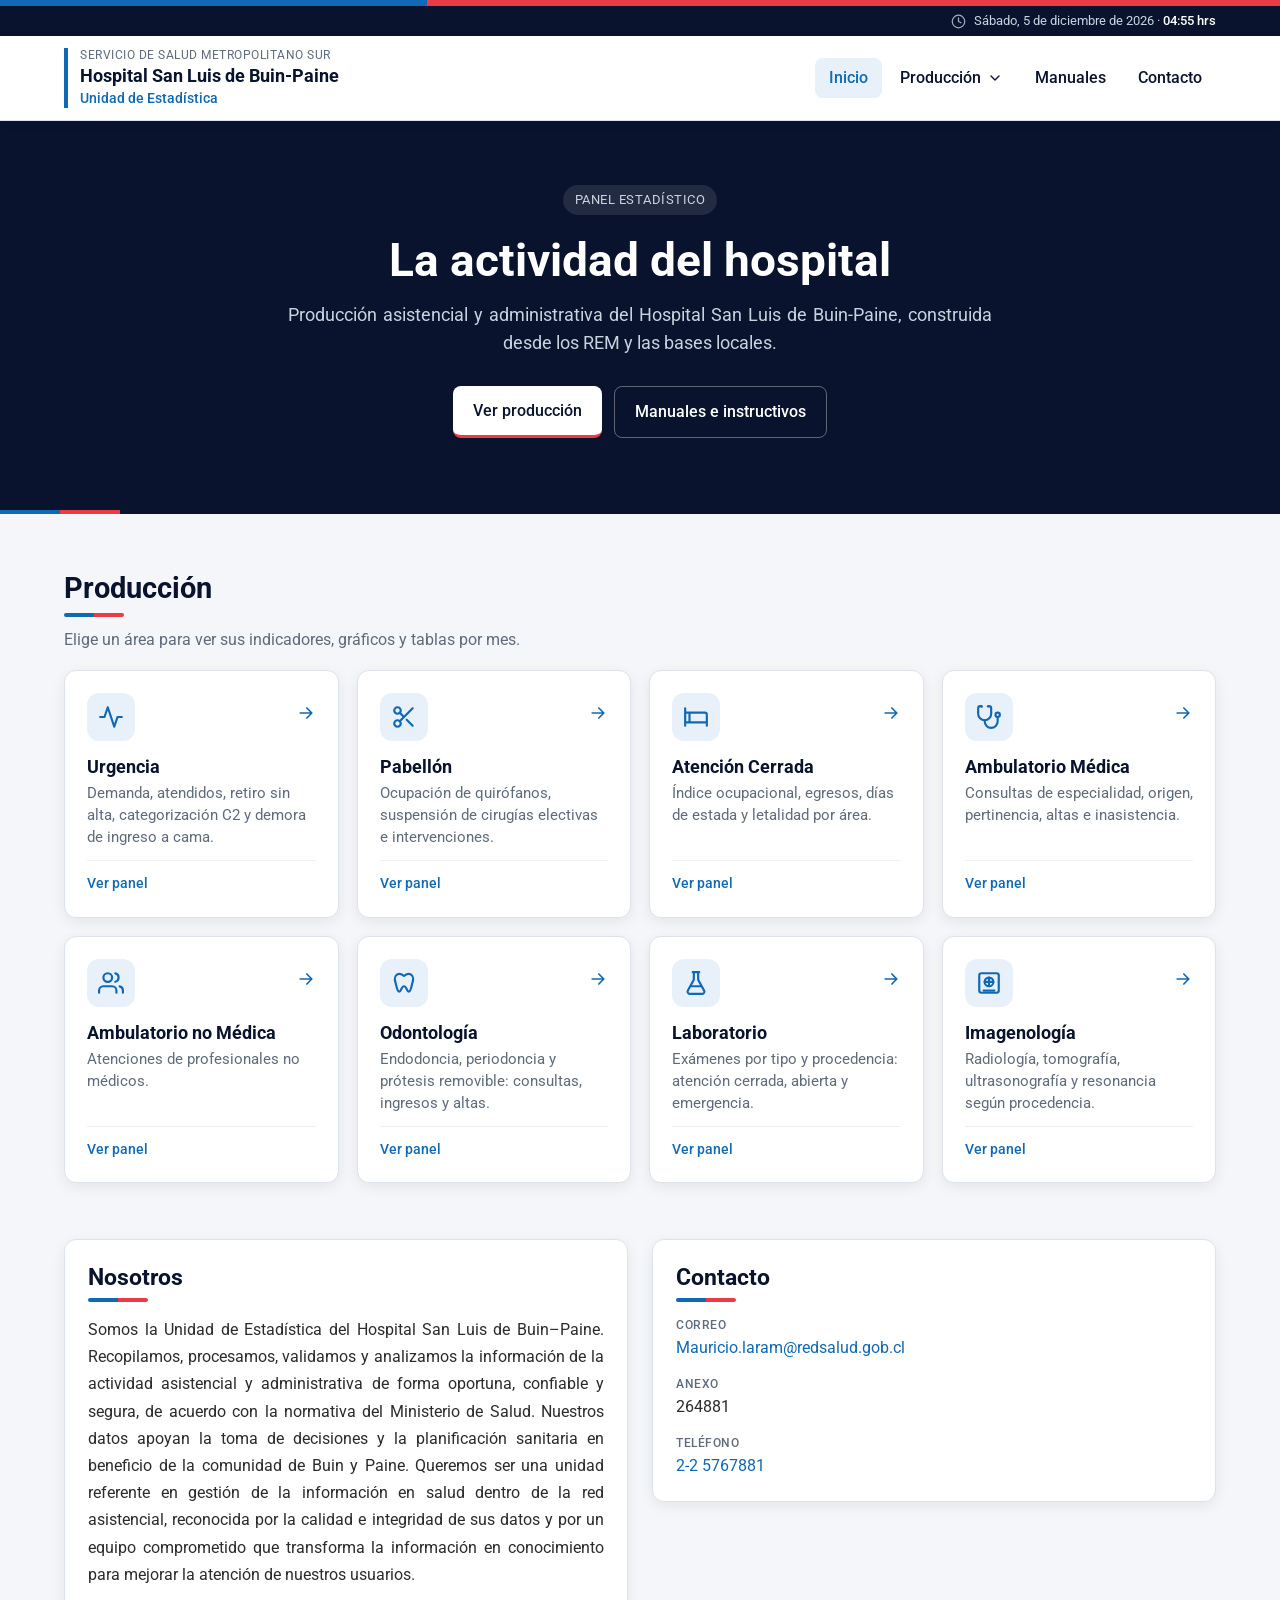
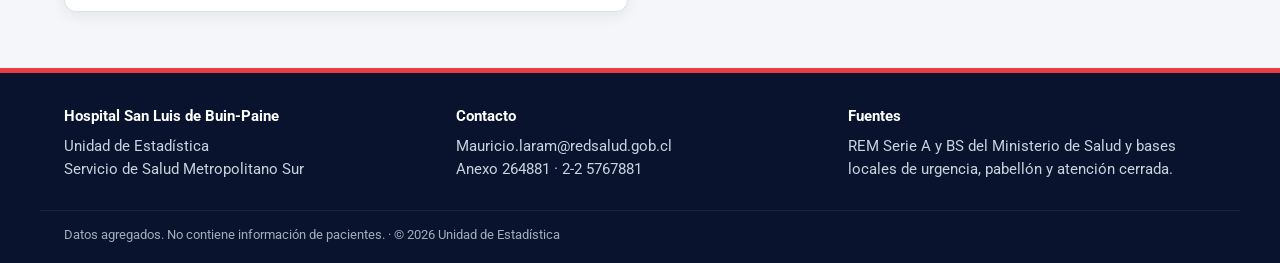
<file: index.html>
<!DOCTYPE html>
<html lang="es">
<head>
  <meta charset="UTF-8">
  <meta name="viewport" content="width=device-width, initial-scale=1">
  <title>Unidad de Estadística | Hospital San Luis de Buin-Paine</title>
  <meta name="description" content="Panel estadístico de producción asistencial del Hospital San Luis de Buin-Paine.">
  <link rel="icon" href="favicon.svg" type="image/svg+xml">
  <link rel="preconnect" href="https://fonts.googleapis.com">
  <link href="https://fonts.googleapis.com/css2?family=Roboto:wght@400;500;700&display=swap" rel="stylesheet">
  <link rel="stylesheet" href="estilos.css">
</head>
<body data-pagina="inicio">
  <!-- El encabezado con el menú y el pie de página los agrega comun.js -->

  <section class="portada">
  <div class="contenedor portada-fila">
    <div class="portada-texto">
      <span class="etiqueta">Panel estadístico</span>
      <h1>La actividad del hospital</h1>
      <p>Producción asistencial y administrativa del Hospital San Luis de Buin-Paine, construida desde los REM y las bases locales.</p>
      <div class="portada-botones">
        <a href="#Produccion" class="boton-claro">Ver producción</a>
        <a href="manuales.html" class="boton-borde">Manuales e instructivos</a>
      </div>
    </div>
  </div>
  <div class="acento"></div>
 </section>

  <main class="contenedor secciones-inicio">

    <section id="Produccion">
      <h2 class="titulo-seccion">Producción</h2>
      <p class="bajada">Elige un área para ver sus indicadores, gráficos y tablas por mes.</p>
      <div class="modulos">
        <a href="urgencia.html" class="modulo">
          <div class="modulo-cabeza"><span class="modulo-icono" data-icono="urgencia"></span><span class="modulo-flecha" data-icono="flecha" data-tam="20"></span></div>
          <div><strong>Urgencia</strong><p>Demanda, atendidos, retiro sin alta, categorización C2 y demora de ingreso a cama.</p></div>
          <span class="modulo-pie">Ver panel</span>
        </a>
        <a href="pabellon.html" class="modulo">
          <div class="modulo-cabeza"><span class="modulo-icono" data-icono="pabellon"></span><span class="modulo-flecha" data-icono="flecha" data-tam="20"></span></div>
          <div><strong>Pabellón</strong><p>Ocupación de quirófanos, suspensión de cirugías electivas e intervenciones.</p></div>
          <span class="modulo-pie">Ver panel</span>
        </a>
        <a href="atencion-cerrada.html" class="modulo">
          <div class="modulo-cabeza"><span class="modulo-icono" data-icono="cerrada"></span><span class="modulo-flecha" data-icono="flecha" data-tam="20"></span></div>
          <div><strong>Atención Cerrada</strong><p>Índice ocupacional, egresos, días de estada y letalidad por área.</p></div>
          <span class="modulo-pie">Ver panel</span>
        </a>
        <a href="produccion-medica.html" class="modulo">
          <div class="modulo-cabeza"><span class="modulo-icono" data-icono="medica"></span><span class="modulo-flecha" data-icono="flecha" data-tam="20"></span></div>
          <div><strong>Ambulatorio Médica</strong><p>Consultas de especialidad, origen, pertinencia, altas e inasistencia.</p></div>
          <span class="modulo-pie">Ver panel</span>
        </a>
        <a href="produccion-no-medica.html" class="modulo">
          <div class="modulo-cabeza"><span class="modulo-icono" data-icono="nomedica"></span><span class="modulo-flecha" data-icono="flecha" data-tam="20"></span></div>
          <div><strong>Ambulatorio no Médica</strong><p>Atenciones de profesionales no médicos.</p></div>
          <span class="modulo-pie">Ver panel</span>
        </a>
        <a href="produccion-dental.html" class="modulo">
          <div class="modulo-cabeza"><span class="modulo-icono" data-icono="dental"></span><span class="modulo-flecha" data-icono="flecha" data-tam="20"></span></div>
          <div><strong>Odontología</strong><p>Endodoncia, periodoncia y prótesis removible: consultas, ingresos y altas.</p></div>
          <span class="modulo-pie">Ver panel</span>
        </a>
        <a href="laboratorio.html" class="modulo">
          <div class="modulo-cabeza"><span class="modulo-icono" data-icono="laboratorio"></span><span class="modulo-flecha" data-icono="flecha" data-tam="20"></span></div>
          <div><strong>Laboratorio</strong><p>Exámenes por tipo y procedencia: atención cerrada, abierta y emergencia.</p></div>
          <span class="modulo-pie">Ver panel</span>
        </a>
        <a href="imagenologia.html" class="modulo">
          <div class="modulo-cabeza"><span class="modulo-icono" data-icono="imagenologia"></span><span class="modulo-flecha" data-icono="flecha" data-tam="20"></span></div>
          <div><strong>Imagenología</strong><p>Radiología, tomografía, ultrasonografía y resonancia según procedencia.</p></div>
          <span class="modulo-pie">Ver panel</span>
        </a>
      </div>
    </section>

    <!-- INDICADORES: cuando estén listas las páginas, quita la clase "pronto" y cambia "Próximamente" por "Ver panel".
         Para ocultar toda la sección, agrega el atributo hidden: <section id="indicadores" hidden> -->
    <section id="indicadores" hidden>
      <h2 class="titulo-seccion">Indicadores de gestión</h2>
      <p class="bajada">Compromisos de gestión y metas sanitarias, con su avance y cumplimiento.</p>
      <div class="modulos">
        <a href="comges.html" class="modulo pronto"><div class="modulo-cabeza"><span class="modulo-icono" data-icono="indicador"></span></div><div><strong>Comges</strong></div><span class="modulo-pie">Próximamente</span></a>
        <a href="meta18834.html" class="modulo pronto"><div class="modulo-cabeza"><span class="modulo-icono" data-icono="indicador"></span></div><div><strong>Meta 18.834</strong></div><span class="modulo-pie">Próximamente</span></a>
        <a href="meta19664.html" class="modulo pronto"><div class="modulo-cabeza"><span class="modulo-icono" data-icono="indicador"></span></div><div><strong>Meta 19.664</strong></div><span class="modulo-pie">Próximamente</span></a>
        <a href="meta20707.html" class="modulo pronto"><div class="modulo-cabeza"><span class="modulo-icono" data-icono="indicador"></span></div><div><strong>Meta 20.707</strong></div><span class="modulo-pie">Próximamente</span></a>
      </div>
    </section>

    <div class="dos-columnas">
      <section id="nosotros" class="tarjeta">
        <h2>Nosotros</h2>
        <p class="nosotros-texto">Somos la Unidad de Estadística del Hospital San Luis de Buin–Paine. Recopilamos, procesamos, validamos y analizamos la información de la actividad asistencial y administrativa de forma oportuna, confiable y segura, de acuerdo con la normativa del Ministerio de Salud. Nuestros datos apoyan la toma de decisiones y la planificación sanitaria en beneficio de la comunidad de Buin y Paine. Queremos ser una unidad referente en gestión de la información en salud dentro de la red asistencial, reconocida por la calidad e integridad de sus datos y por un equipo comprometido que transforma la información en conocimiento para mejorar la atención de nuestros usuarios.</p>
      </section>
      <section id="contacto" class="tarjeta">
        <h2>Contacto</h2>
        <div class="dato-contacto">
          <div><span class="etq">Correo</span><a href="mailto:Mauricio.laram@redsalud.gob.cl">Mauricio.laram@redsalud.gob.cl</a></div>
          <div><span class="etq">Anexo</span>264881</div>
          <div><span class="etq">Teléfono</span><a href="tel:+56225767881">2-2 5767881</a></div>
        </div>
      </section>
    </div>

  </main>

<script src="comun.js"></script>
</body>
</html>
</file>
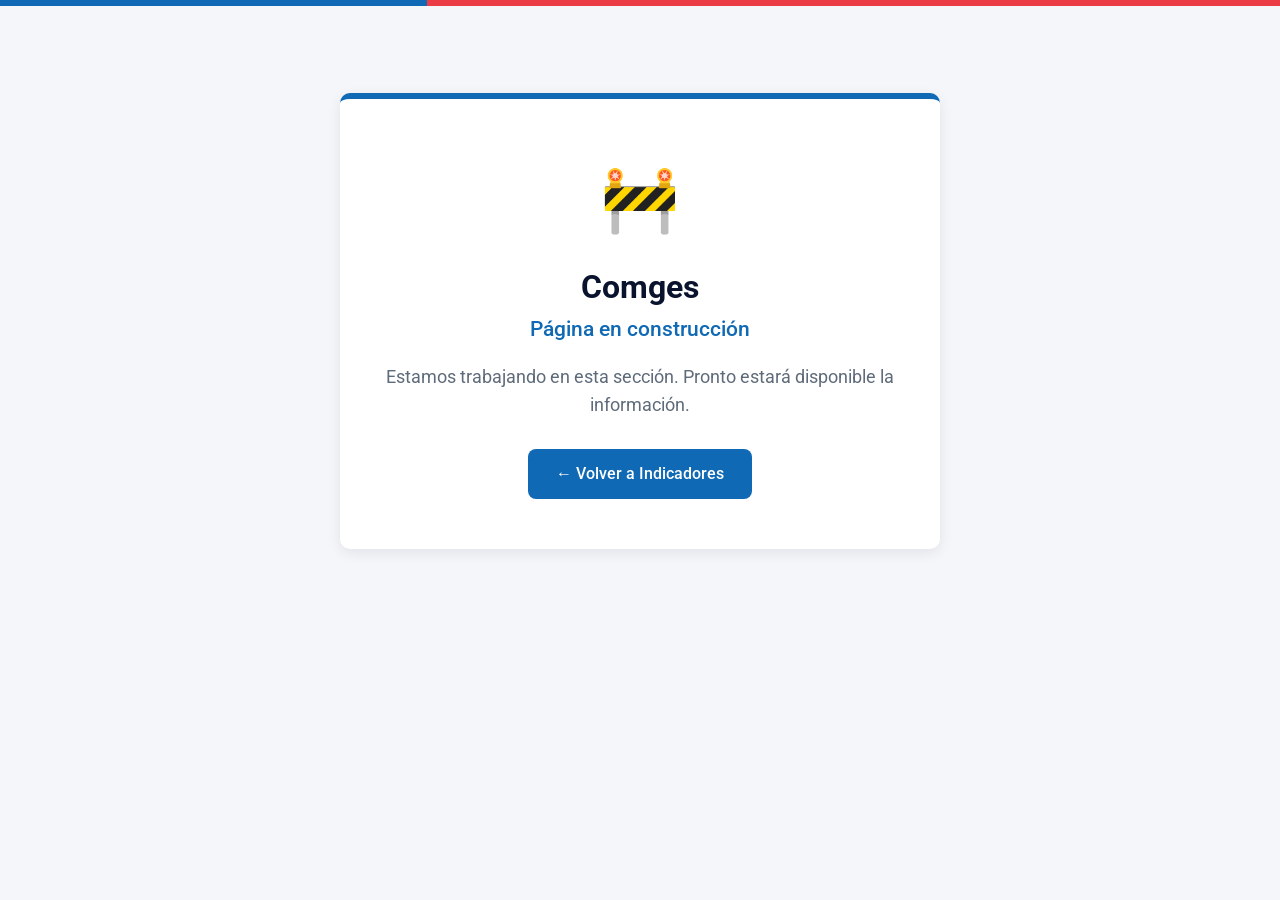
<file: comges.html>
<!DOCTYPE html>
<html lang="es">
<head>
  <meta charset="UTF-8">
  <meta name="viewport" content="width=device-width, initial-scale=1">
  <title>Comges | Unidad de Estadística</title>
  <link href="https://fonts.googleapis.com/css2?family=Roboto:wght@400;500;700&display=swap" rel="stylesheet">
  <link rel="stylesheet" href="estilos.css">

  <style>
    .construccion {
      display: flex;
      justify-content: center;
      align-items: center;
      min-height: 70vh;
      text-align: center;
      padding: 40px 20px;
      background-color: #f4f6f9;
    }

    .construccion-caja {
      background-color: #ffffff;
      max-width: 600px;
      width: 100%;
      padding: 50px 40px;
      border-radius: 10px;
      border-top: 6px solid #0f69b4;
      box-shadow: 0 4px 14px rgba(10, 19, 45, 0.08);
    }

    .construccion-icono {
      font-size: 4rem;
      margin-bottom: 15px;
    }

    .construccion h1 {
      color: #0a132d;
      font-size: 2rem;
      margin-bottom: 10px;
    }

    .construccion h2 {
      color: #0f69b4;
      font-size: 1.3rem;
      font-weight: 500;
      margin-bottom: 20px;
      padding-bottom: 0;
    }

    .construccion h2::after {
      display: none;
    }

    .construccion p {
      color: #5f6b7a;
      font-size: 1.1rem;
      margin-bottom: 30px;
    }

    .boton-volver {
      display: inline-block;
      padding: 12px 28px;
      background-color: #0f69b4;
      color: #ffffff;
      text-decoration: none;
      font-weight: 500;
      border-radius: 8px;
      transition: background-color 0.2s;
    }

    .boton-volver:hover {
      background-color: #0a4f8a;
    }
  </style>
</head>
<body>

  <div class="barra-gobierno">
    <span class="azul"></span>
    <span class="rojo"></span>
  </div>

  <section class="construccion">
    <div class="construccion-caja">
      <div class="construccion-icono">🚧</div>
      <h1>Comges</h1>
      <h2>Página en construcción</h2>
      <p>Estamos trabajando en esta sección. Pronto estará disponible la información.</p>
      <a href="index.html#indicadores" class="boton-volver">← Volver a Indicadores</a>
    </div>
  </section>

</body>
</html>
</file>
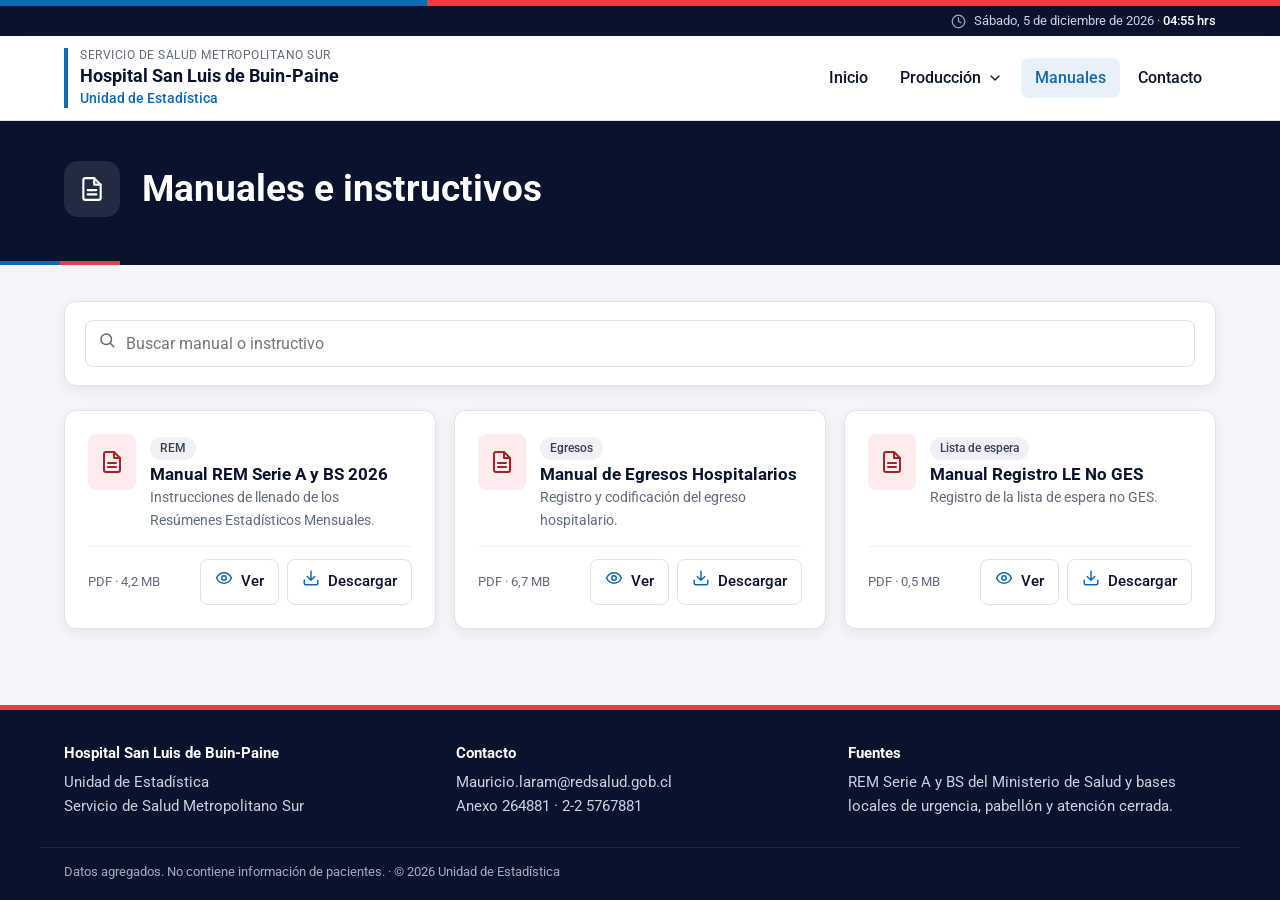
<file: manuales.html>
<!DOCTYPE html>
<html lang="es">
<head>
  <meta charset="UTF-8">
  <meta name="viewport" content="width=device-width, initial-scale=1">
  <title>Manuales e instructivos | Unidad de Estadística · Hospital San Luis de Buin-Paine</title>
  <link rel="icon" href="favicon.svg" type="image/svg+xml">
  <link rel="preconnect" href="https://fonts.googleapis.com">
  <link href="https://fonts.googleapis.com/css2?family=Roboto:wght@400;500;700&display=swap" rel="stylesheet">
  <link rel="stylesheet" href="estilos.css">
</head>
<body data-pagina="manuales">

  <section class="cabecera-pagina">
    <div class="contenedor cabecera-fila">
      <span class="cabecera-icono" data-icono="documento"></span>
      <div class="cabecera-texto">
        <h1>Manuales e instructivos</h1>
      </div>
    </div>
    <div class="acento"></div>
  </section>

  <main class="contenido">
    <div class="contenedor">

      <section class="tarjeta filtros">
        <div class="buscador">
          <span data-icono="buscar" data-tam="18"></span>
          <input type="search" id="buscar" placeholder="Buscar manual o instructivo" aria-label="Buscar manual">
        </div>
      </section>

      <!-- PARA AGREGAR UN MANUAL: copia un bloque <article class="tarjeta manual"> y cambia el título,
           la descripción, el tema (data-tema) y la ruta del PDF (en los dos enlaces) -->
      <div class="lista-manuales" id="lista">

        <article class="tarjeta manual" data-tema="REM">
          <div class="manual-cabeza">
            <span class="manual-icono" data-icono="documento" data-tam="24"></span>
            <div><span class="chip">REM</span><strong>Manual REM Serie A y BS 2026</strong><p>Instrucciones de llenado de los Resúmenes Estadísticos Mensuales.</p></div>
          </div>
          <div class="manual-pie">
            <small class="peso">PDF</small>
            <div class="acciones">
              <a class="boton-accion" href="manuales/manual-rem-serie-a-bs-2026.pdf" target="_blank" rel="noopener"><span data-icono="ver" data-tam="18"></span>Ver</a>
              <a class="boton-accion" href="manuales/manual-rem-serie-a-bs-2026.pdf" download><span data-icono="descargar" data-tam="18"></span>Descargar</a>
            </div>
          </div>
        </article>

        <article class="tarjeta manual" data-tema="Egresos">
          <div class="manual-cabeza">
            <span class="manual-icono" data-icono="documento" data-tam="24"></span>
            <div><span class="chip">Egresos</span><strong>Manual de Egresos Hospitalarios</strong><p>Registro y codificación del egreso hospitalario.</p></div>
          </div>
          <div class="manual-pie">
            <small class="peso">PDF</small>
            <div class="acciones">
              <a class="boton-accion" href="manuales/Manual-Egreso-Hospitalario.pdf" target="_blank" rel="noopener"><span data-icono="ver" data-tam="18"></span>Ver</a>
              <a class="boton-accion" href="manuales/Manual-Egreso-Hospitalario.pdf" download><span data-icono="descargar" data-tam="18"></span>Descargar</a>
            </div>
          </div>
        </article>

        <article class="tarjeta manual" data-tema="Lista de espera">
          <div class="manual-cabeza">
            <span class="manual-icono" data-icono="documento" data-tam="24"></span>
            <div><span class="chip">Lista de espera</span><strong>Manual Registro LE No GES</strong><p>Registro de la lista de espera no GES.</p></div>
          </div>
          <div class="manual-pie">
            <small class="peso">PDF</small>
            <div class="acciones">
              <a class="boton-accion" href="manuales/Manual-Registro-LE-No-GES.pdf" target="_blank" rel="noopener"><span data-icono="ver" data-tam="18"></span>Ver</a>
              <a class="boton-accion" href="manuales/Manual-Registro-LE-No-GES.pdf" download><span data-icono="descargar" data-tam="18"></span>Descargar</a>
            </div>
          </div>
        </article>

      </div>
      <p class="sin-resultados" id="sinResultados" hidden>No hay manuales que coincidan con la búsqueda.</p>

    </div>
  </main>

<script src="comun.js"></script>
<script>
/* Buscador: filtra por título, descripción y tema */
const manuales = [...document.querySelectorAll(".manual")];
document.getElementById("buscar").addEventListener("input", e => {
  const q = U.norm(e.target.value);
  let visibles = 0;
  manuales.forEach(m => { const si = !q || U.norm(m.textContent).includes(q); m.hidden = !si; if (si) visibles++; });
  document.getElementById("sinResultados").hidden = visibles > 0;
});

/* Tamaño de cada PDF (se pregunta al servidor; si no responde, queda solo "PDF") */
if (location.protocol !== "file:") manuales.forEach(async m => {
  const url = m.querySelector("a[download]").getAttribute("href");
  try {
    const r = await fetch(encodeURI(url), { method: "HEAD" });
    const b = Number(r.headers.get("content-length"));
    if (r.ok && b) m.querySelector(".peso").textContent = `PDF · ${U.dec(b / 1048576, 1)} MB`;
  } catch (e) { /* sin tamaño */ }
});
</script>
</body>
</html>
</file>
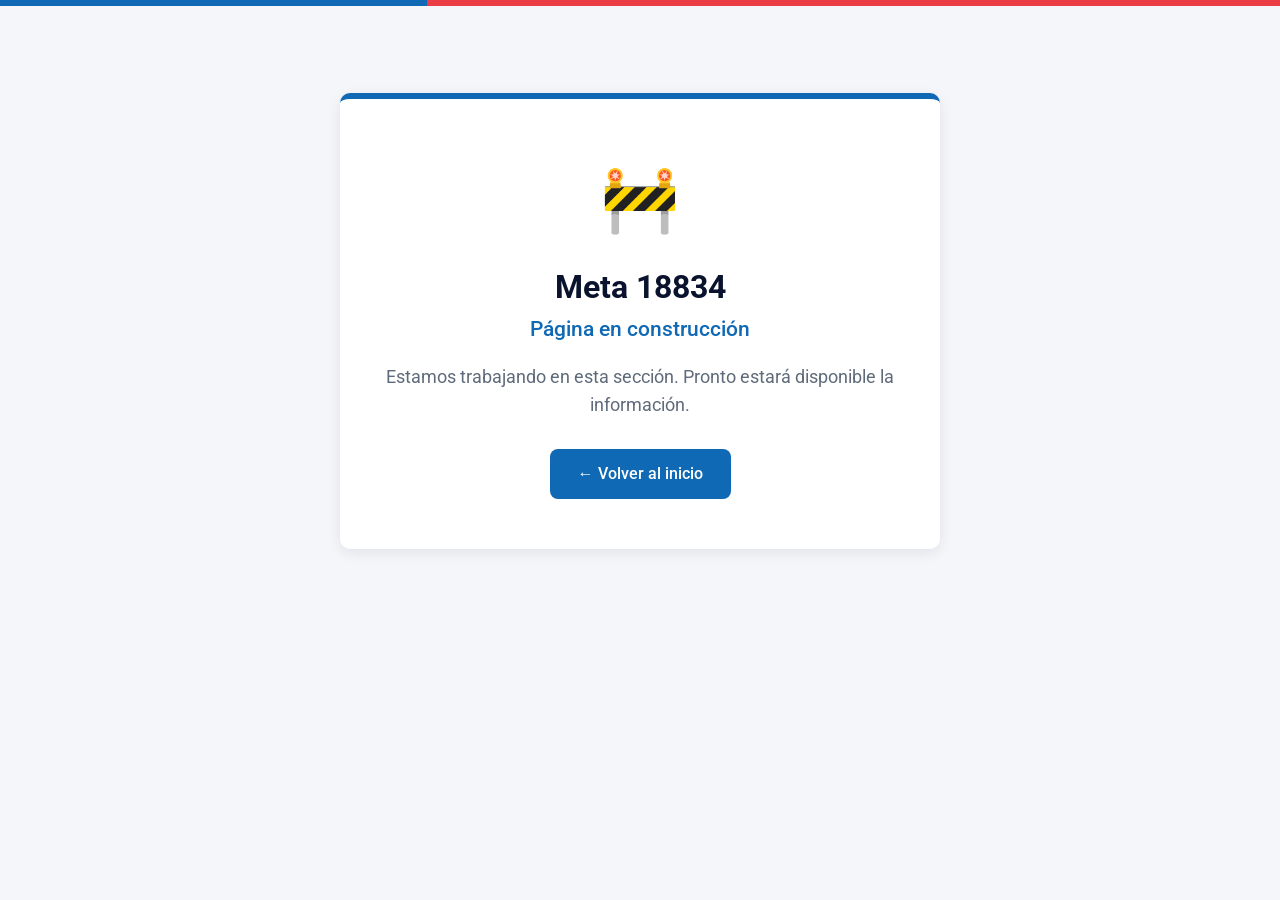
<file: meta18834.html>
<!DOCTYPE html>
<html lang="es">
<head>
  <meta charset="UTF-8">
  <meta name="viewport" content="width=device-width, initial-scale=1">
  <title>Meta 18834 | Unidad de Estadística</title>
  <link href="https://fonts.googleapis.com/css2?family=Roboto:wght@400;500;700&display=swap" rel="stylesheet">
  <link rel="stylesheet" href="estilos.css">

  <style>
    .construccion {
      display: flex;
      justify-content: center;
      align-items: center;
      min-height: 70vh;
      text-align: center;
      padding: 40px 20px;
      background-color: #f4f6f9;
    }

    .construccion-caja {
      background-color: #ffffff;
      max-width: 600px;
      width: 100%;
      padding: 50px 40px;
      border-radius: 10px;
      border-top: 6px solid #0f69b4;
      box-shadow: 0 4px 14px rgba(10, 19, 45, 0.08);
    }

    .construccion-icono {
      font-size: 4rem;
      margin-bottom: 15px;
    }

    .construccion h1 {
      color: #0a132d;
      font-size: 2rem;
      margin-bottom: 10px;
    }

    .construccion h2 {
      color: #0f69b4;
      font-size: 1.3rem;
      font-weight: 500;
      margin-bottom: 20px;
      padding-bottom: 0;
    }

    .construccion h2::after {
      display: none;
    }

    .construccion p {
      color: #5f6b7a;
      font-size: 1.1rem;
      margin-bottom: 30px;
    }

    .boton-volver {
      display: inline-block;
      padding: 12px 28px;
      background-color: #0f69b4;
      color: #ffffff;
      text-decoration: none;
      font-weight: 500;
      border-radius: 8px;
      transition: background-color 0.2s;
    }

    .boton-volver:hover {
      background-color: #0a4f8a;
    }
  </style>
</head>
<body>

  <div class="barra-gobierno">
    <span class="azul"></span>
    <span class="rojo"></span>
  </div>

  <section class="construccion">
    <div class="construccion-caja">
      <div class="construccion-icono">🚧</div>
      <h1>Meta 18834</h1>
      <h2>Página en construcción</h2>
      <p>Estamos trabajando en esta sección. Pronto estará disponible la información.</p>
      <a href="index.html#indicadores" class="boton-volver">← Volver al inicio</a>
    </div>
  </section>

</body>
</html>
</file>
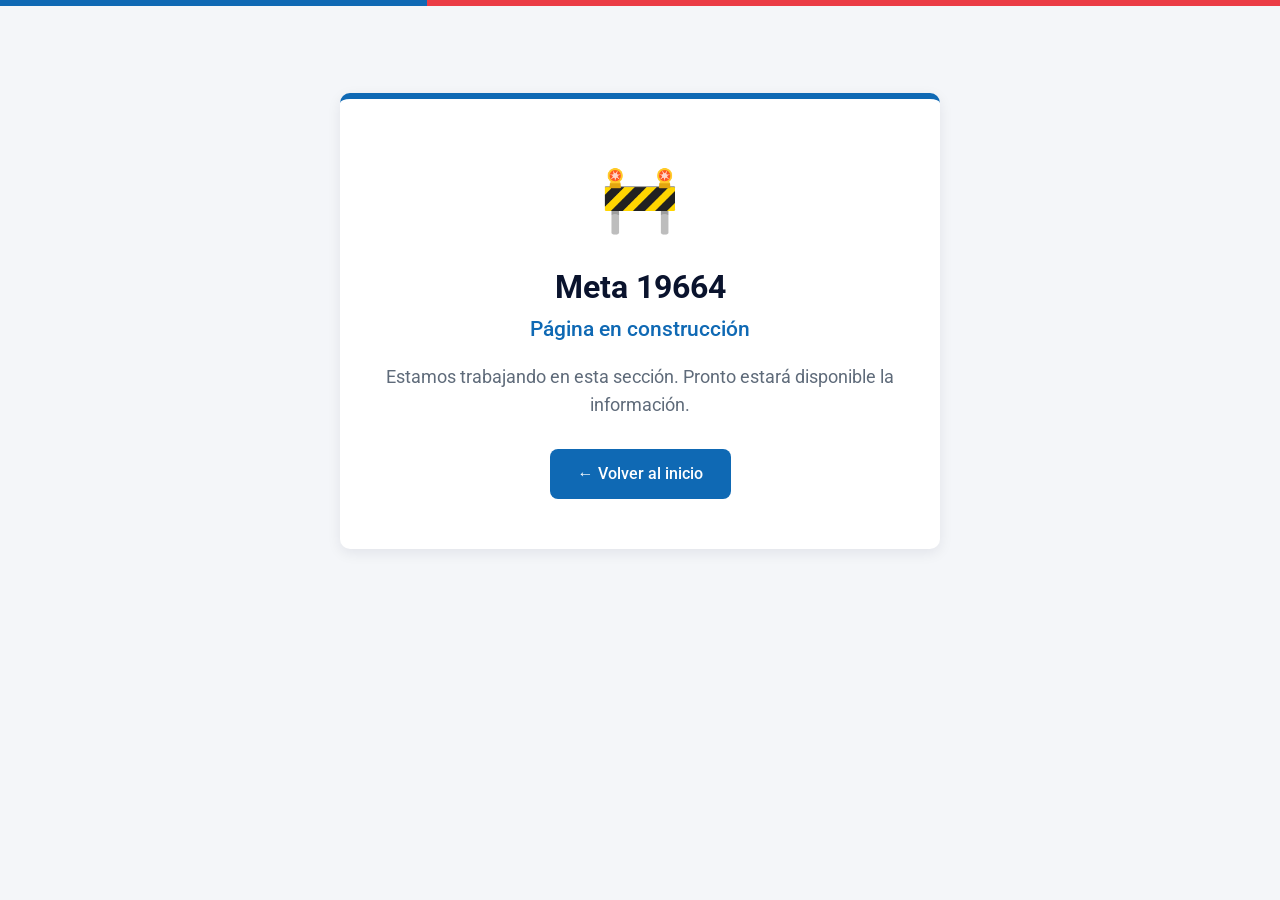
<file: meta19664.html>
<!DOCTYPE html>
<html lang="es">
<head>
  <meta charset="UTF-8">
  <meta name="viewport" content="width=device-width, initial-scale=1">
  <title>Meta 19664 | Unidad de Estadística</title>
  <link href="https://fonts.googleapis.com/css2?family=Roboto:wght@400;500;700&display=swap" rel="stylesheet">
  <link rel="stylesheet" href="estilos.css">

  <style>
    .construccion {
      display: flex;
      justify-content: center;
      align-items: center;
      min-height: 70vh;
      text-align: center;
      padding: 40px 20px;
      background-color: #f4f6f9;
    }

    .construccion-caja {
      background-color: #ffffff;
      max-width: 600px;
      width: 100%;
      padding: 50px 40px;
      border-radius: 10px;
      border-top: 6px solid #0f69b4;
      box-shadow: 0 4px 14px rgba(10, 19, 45, 0.08);
    }

    .construccion-icono {
      font-size: 4rem;
      margin-bottom: 15px;
    }

    .construccion h1 {
      color: #0a132d;
      font-size: 2rem;
      margin-bottom: 10px;
    }

    .construccion h2 {
      color: #0f69b4;
      font-size: 1.3rem;
      font-weight: 500;
      margin-bottom: 20px;
      padding-bottom: 0;
    }

    .construccion h2::after {
      display: none;
    }

    .construccion p {
      color: #5f6b7a;
      font-size: 1.1rem;
      margin-bottom: 30px;
    }

    .boton-volver {
      display: inline-block;
      padding: 12px 28px;
      background-color: #0f69b4;
      color: #ffffff;
      text-decoration: none;
      font-weight: 500;
      border-radius: 8px;
      transition: background-color 0.2s;
    }

    .boton-volver:hover {
      background-color: #0a4f8a;
    }
  </style>
</head>
<body>

  <div class="barra-gobierno">
    <span class="azul"></span>
    <span class="rojo"></span>
  </div>

  <section class="construccion">
    <div class="construccion-caja">
      <div class="construccion-icono">🚧</div>
      <h1>Meta 19664</h1>
      <h2>Página en construcción</h2>
      <p>Estamos trabajando en esta sección. Pronto estará disponible la información.</p>
      <a href="index.html#indicadores" class="boton-volver">← Volver al inicio</a>
    </div>
  </section>

</body>
</html>
</file>
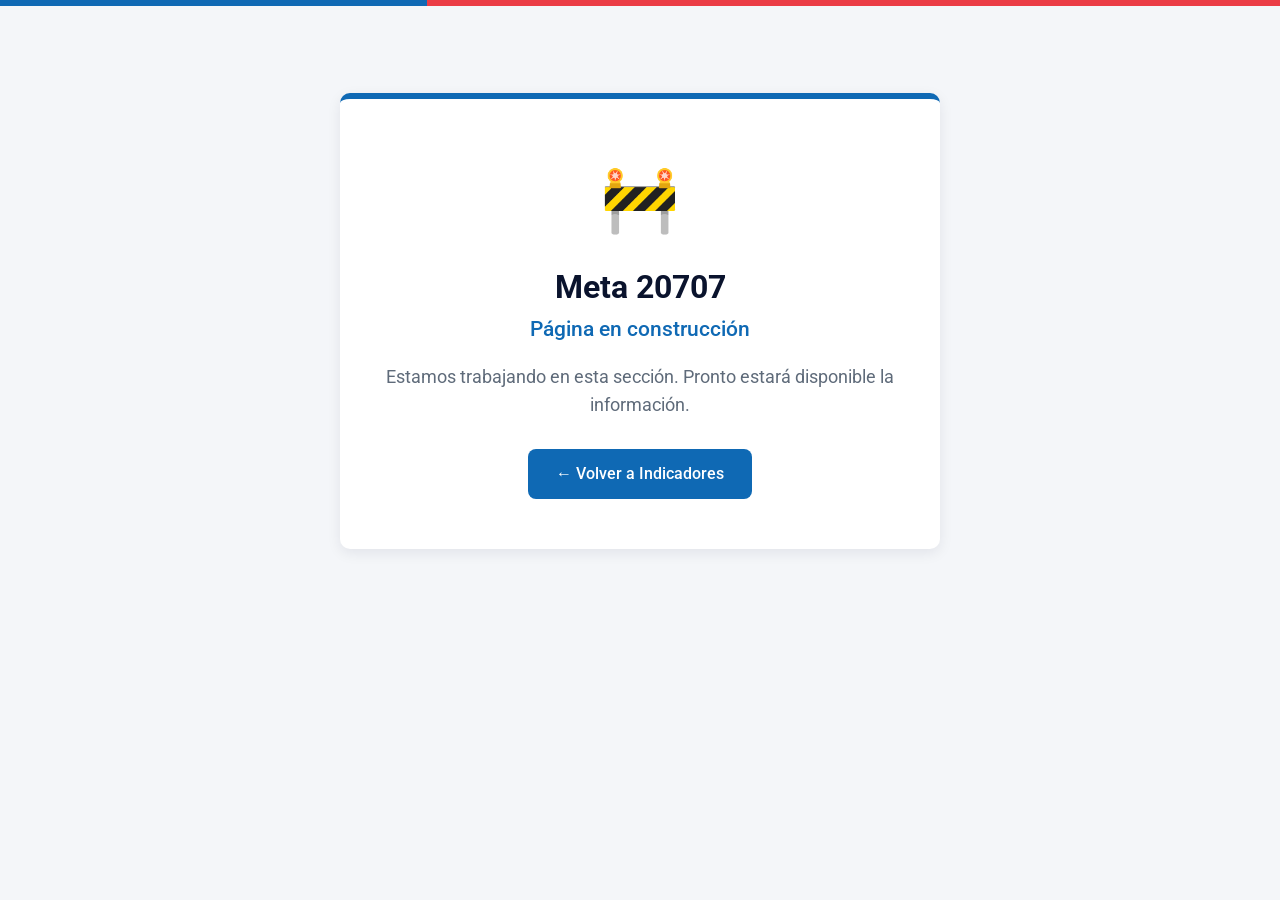
<file: meta20707.html>
<!DOCTYPE html>
<html lang="es">
<head>
  <meta charset="UTF-8">
  <meta name="viewport" content="width=device-width, initial-scale=1">
  <title>Meta 20707 | Unidad de Estadística</title>
  <link href="https://fonts.googleapis.com/css2?family=Roboto:wght@400;500;700&display=swap" rel="stylesheet">
  <link rel="stylesheet" href="estilos.css">

  <style>
    .construccion {
      display: flex;
      justify-content: center;
      align-items: center;
      min-height: 70vh;
      text-align: center;
      padding: 40px 20px;
      background-color: #f4f6f9;
    }

    .construccion-caja {
      background-color: #ffffff;
      max-width: 600px;
      width: 100%;
      padding: 50px 40px;
      border-radius: 10px;
      border-top: 6px solid #0f69b4;
      box-shadow: 0 4px 14px rgba(10, 19, 45, 0.08);
    }

    .construccion-icono {
      font-size: 4rem;
      margin-bottom: 15px;
    }

    .construccion h1 {
      color: #0a132d;
      font-size: 2rem;
      margin-bottom: 10px;
    }

    .construccion h2 {
      color: #0f69b4;
      font-size: 1.3rem;
      font-weight: 500;
      margin-bottom: 20px;
      padding-bottom: 0;
    }

    .construccion h2::after {
      display: none;
    }

    .construccion p {
      color: #5f6b7a;
      font-size: 1.1rem;
      margin-bottom: 30px;
    }

    .boton-volver {
      display: inline-block;
      padding: 12px 28px;
      background-color: #0f69b4;
      color: #ffffff;
      text-decoration: none;
      font-weight: 500;
      border-radius: 8px;
      transition: background-color 0.2s;
    }

    .boton-volver:hover {
      background-color: #0a4f8a;
    }
  </style>
</head>
<body>

  <div class="barra-gobierno">
    <span class="azul"></span>
    <span class="rojo"></span>
  </div>

  <section class="construccion">
    <div class="construccion-caja">
      <div class="construccion-icono">🚧</div>
      <h1>Meta 20707</h1>
      <h2>Página en construcción</h2>
      <p>Estamos trabajando en esta sección. Pronto estará disponible la información.</p>
      <a href="index.html#indicadores" class="boton-volver">← Volver a Indicadores</a>
    </div>
  </section>

</body>
</html>
</file>
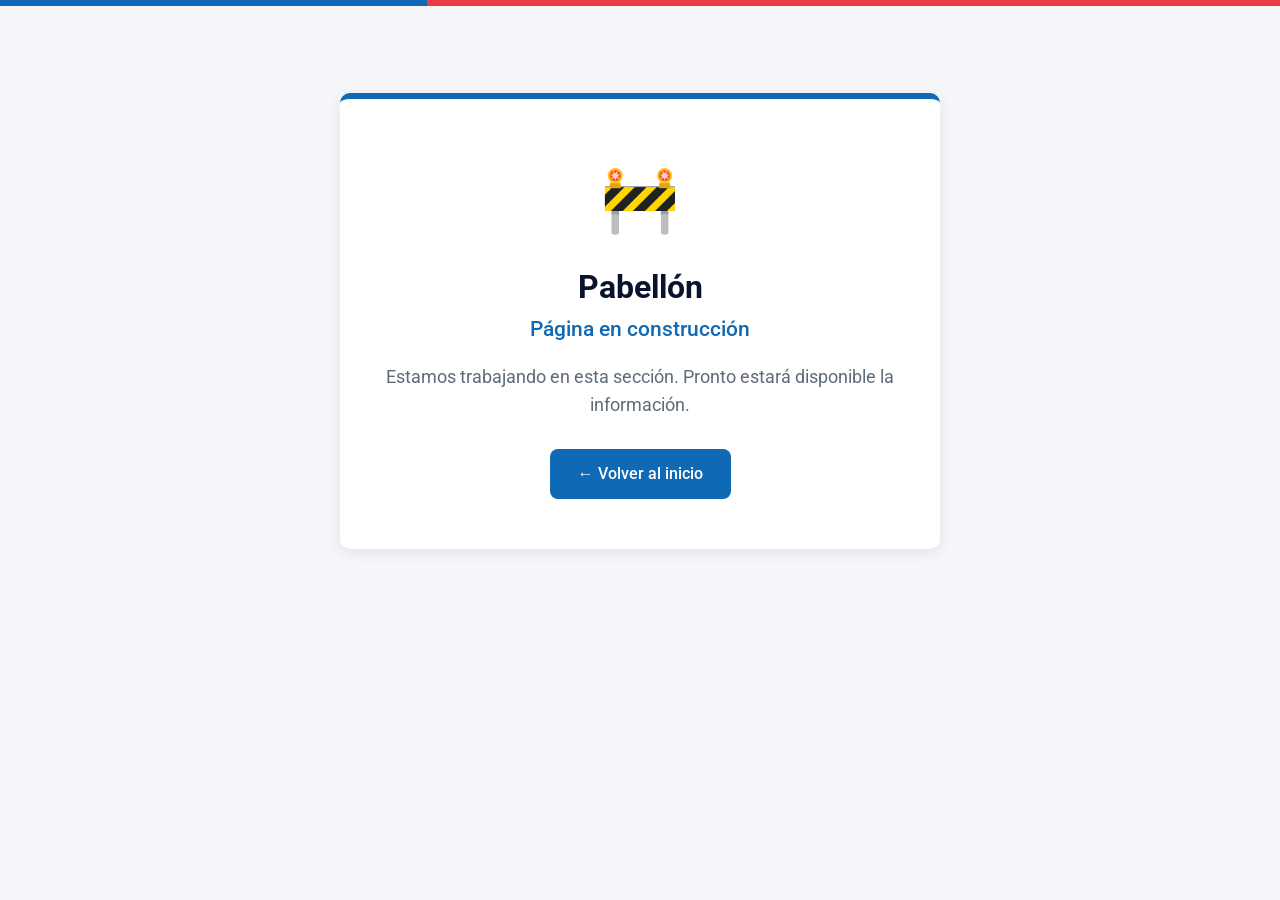
<file: Pabellon.html>
<!DOCTYPE html>
<html lang="es">
<head>
  <meta charset="UTF-8">
  <meta name="viewport" content="width=device-width, initial-scale=1">
  <title>Pabellón | Unidad de Estadística</title>
  <link href="https://fonts.googleapis.com/css2?family=Roboto:wght@400;500;700&display=swap" rel="stylesheet">
  <link rel="stylesheet" href="estilos.css">

  <style>
    .construccion {
      display: flex;
      justify-content: center;
      align-items: center;
      min-height: 70vh;
      text-align: center;
      padding: 40px 20px;
      background-color: #f4f6f9;
    }

    .construccion-caja {
      background-color: #ffffff;
      max-width: 600px;
      width: 100%;
      padding: 50px 40px;
      border-radius: 10px;
      border-top: 6px solid #0f69b4;
      box-shadow: 0 4px 14px rgba(10, 19, 45, 0.08);
    }

    .construccion-icono {
      font-size: 4rem;
      margin-bottom: 15px;
    }

    .construccion h1 {
      color: #0a132d;
      font-size: 2rem;
      margin-bottom: 10px;
    }

    .construccion h2 {
      color: #0f69b4;
      font-size: 1.3rem;
      font-weight: 500;
      margin-bottom: 20px;
      padding-bottom: 0;
    }

    .construccion h2::after {
      display: none;
    }

    .construccion p {
      color: #5f6b7a;
      font-size: 1.1rem;
      margin-bottom: 30px;
    }

    .boton-volver {
      display: inline-block;
      padding: 12px 28px;
      background-color: #0f69b4;
      color: #ffffff;
      text-decoration: none;
      font-weight: 500;
      border-radius: 8px;
      transition: background-color 0.2s;
    }

    .boton-volver:hover {
      background-color: #0a4f8a;
    }
  </style>
</head>
<body>

  <div class="barra-gobierno">
    <span class="azul"></span>
    <span class="rojo"></span>
  </div>

  <section class="construccion">
    <div class="construccion-caja">
      <div class="construccion-icono">🚧</div>
      <h1>Pabellón</h1>
      <h2>Página en construcción</h2>
      <p>Estamos trabajando en esta sección. Pronto estará disponible la información.</p>
      <a href="index.html" class="boton-volver">← Volver al inicio</a>
    </div>
  </section>

</body>
</html>
</file>
<file: estilos.css>
/* =========================================================
   Unidad de Estadística · Hospital San Luis de Buin-Paine
   Hoja de estilos ÚNICA del sitio (todas las páginas la usan)
   Paleta institucional (Gobierno de Chile / SSMS)
   ---------------------------------------------------------
   Índice
     1. Variables          7. Tarjetas y KPIs
     2. Base               8. Filtros y botones
     3. Encabezado y menú  9. Gráficos y tablas
     4. Portada (inicio)  10. Avisos y carga
     5. Cabecera interior 11. Pie
     6. Contenido         12. Animaciones · impresión · celular
   ========================================================= */

/* ---------- 1. Variables ---------- */
:root {
  --azul: #0f69b4;
  --azul-oscuro: #0a4f8a;
  --azul-marino: #0a132d;
  --azul-claro: #e8f1fa;
  --rojo: #eb3c46;
  --rojo-oscuro: #a8222a;
  --verde-oscuro: #0d6b42;
  --verde-claro: #e3f4ec;
  --rojo-claro: #fdecec;
  --gris: #8a9097;
  --texto: #2b2b2b;
  --texto-suave: #5f6b7a;
  --gris-fondo: #f4f6f9;
  --gris-linea: #eef1f5;
  --borde: #dde3ea;
  --blanco: #ffffff;
  --sombra: 0 4px 14px rgba(10, 19, 45, 0.07);
  --sombra-alta: 0 10px 28px rgba(10, 19, 45, 0.12);
  --radio: 8px;
  --radio-grande: 12px;
  --ancho: 1200px;

  /* alto de los gráficos según la pantalla (mínimo celular, máximo monitor grande) */
  --alto-grafico: clamp(260px, calc(100vh - 360px), 560px);
  --alto-grafico-bajo: clamp(240px, calc(100vh - 380px), 460px);
}

/* ---------- 2. Base ---------- */
* { box-sizing: border-box; margin: 0; padding: 0; }
[hidden] { display: none !important; }
html { scroll-behavior: smooth; }
body {
  font-family: "Roboto", Arial, sans-serif;
  color: var(--texto);
  background-color: var(--gris-fondo);
  line-height: 1.6;
  min-height: 100vh;
  display: flex;
  flex-direction: column;
}
main { flex: 1; }
a { color: var(--azul); }
img, svg { max-width: 100%; }

.contenedor {
  width: 100%;
  max-width: var(--ancho);
  margin: 0 auto;
  padding: 0 clamp(14px, 2.4vw, 24px);
}

h1, h2, h3 { color: var(--azul-marino); line-height: 1.25; }

/* Título de sección con la línea de acento azul/rojo */
h2.titulo-seccion, .tarjeta h2 {
  font-size: clamp(1.1rem, 0.95rem + 0.6vw, 1.45rem);
  position: relative;
  padding-bottom: 10px;
  margin-bottom: 14px;
}
h2.titulo-seccion { font-size: clamp(1.35rem, 1.1rem + 0.9vw, 1.9rem); }
h2.titulo-seccion::after, .tarjeta h2::after {
  content: "";
  position: absolute; left: 0; bottom: 0;
  width: 60px; height: 4px; border-radius: 2px;
  background: linear-gradient(to right, var(--azul) 50%, var(--rojo) 50%);
}
.bajada { color: var(--texto-suave); margin: -4px 0 18px; font-size: clamp(0.88rem, 0.84rem + 0.2vw, 1rem); }

:focus-visible { outline: 3px solid var(--azul); outline-offset: 2px; }

/* ---------- 3. Encabezado y menú ---------- */
.barra-gobierno { display: flex; height: 6px; }
.barra-gobierno .azul { flex: 1; background-color: var(--azul); }
.barra-gobierno .rojo { flex: 2; background-color: var(--rojo); }

/* Fecha y hora actual (la escribe comun.js en todas las páginas) */
.barra-fecha { background: var(--azul-marino); color: #c9d3e0; font-size: 0.8rem; }
.barra-fecha .contenedor { display: flex; justify-content: flex-end; align-items: center; gap: 8px; min-height: 30px; }
.barra-fecha svg { opacity: 0.8; flex-shrink: 0; }
.barra-fecha time { font-variant-numeric: tabular-nums; }
.barra-fecha .hora { color: var(--blanco); font-weight: 500; }
.fecha-corta { display: none; }
@media (max-width: 600px) {
  .barra-fecha .contenedor { justify-content: center; }
  .fecha-larga { display: none; }
  .fecha-corta { display: inline; }
}

.encabezado {
  background-color: var(--blanco);
  border-bottom: 1px solid var(--borde);
  box-shadow: 0 2px 10px rgba(10, 19, 45, 0.05);
  position: sticky; top: 0; z-index: 100;
}
.encabezado-fila {
  display: flex; justify-content: space-between; align-items: center;
  gap: 15px; padding-top: 12px; padding-bottom: 12px;
}
.marca { text-decoration: none; }
.marca-texto { display: flex; flex-direction: column; border-left: 4px solid var(--azul); padding-left: 12px; line-height: 1.35; }
.marca-red { font-size: 0.74rem; color: var(--texto-suave); text-transform: uppercase; letter-spacing: 0.5px; }
.marca-texto strong { font-size: 1.15rem; color: var(--azul-marino); }
.marca-unidad { font-size: 0.88rem; color: var(--azul); font-weight: 500; }

.menu { display: flex; align-items: center; gap: 4px; }
.menu > a, .menu-desplegar {
  display: inline-flex; align-items: center; gap: 6px;
  text-decoration: none; color: var(--azul-marino);
  font: inherit; font-weight: 500; font-size: 0.97rem;
  padding: 8px 14px; border-radius: var(--radio);
  background: none; border: 0; cursor: pointer; min-height: 40px;
  transition: background-color 0.2s, color 0.2s;
}
.menu > a:hover, .menu-desplegar:hover,
.menu > a.activo, .menu-desplegar.activo { background-color: var(--azul-claro); color: var(--azul); }
.menu-desplegar svg { transition: transform 0.2s; }
.menu-grupo { position: relative; }
.submenu {
  position: absolute; top: calc(100% + 6px); left: 0; min-width: 250px;
  background: var(--blanco); border: 1px solid var(--borde); border-radius: var(--radio-grande);
  box-shadow: var(--sombra-alta); padding: 8px;
  display: none; flex-direction: column; z-index: 120;
}
.menu-grupo.abierto .submenu { display: flex; animation: aparecer 0.15s ease-out; }
.menu-grupo.abierto .menu-desplegar svg { transform: rotate(180deg); }
.submenu a {
  display: flex; align-items: center; gap: 10px; padding: 9px 12px; border-radius: var(--radio);
  color: var(--azul-marino); text-decoration: none; font-weight: 500; font-size: 0.95rem;
}
.submenu a svg { color: var(--azul); flex-shrink: 0; }
.submenu a:hover, .submenu a.activo { background: var(--azul-claro); color: var(--azul); }
.submenu small { margin-left: auto; color: var(--texto-suave); font-weight: 400; font-size: 0.75rem; }

.menu-boton {
  display: none; align-items: center; justify-content: center;
  width: 44px; height: 44px; border-radius: var(--radio);
  border: 1px solid var(--borde); background: var(--blanco); color: var(--azul-marino); cursor: pointer;
}

/* ---------- 4. Portada (página de inicio) ---------- */
.portada { background: var(--azul-marino); color: var(--blanco); }
.portada-fila {
  display: flex; justify-content: center;
  padding-top: clamp(36px, 6vw, 64px); padding-bottom: clamp(40px, 6vw, 72px);
}
/* Texto de la portada centrado; el párrafo va justificado y su última línea centrada */
.portada-texto { max-width: 46rem; text-align: center; }
.etiqueta {
  display: inline-block; font-size: 0.8rem; text-transform: uppercase; letter-spacing: 0.5px;
  background: rgba(255, 255, 255, 0.1); color: #c9d3e0; padding: 5px 12px; border-radius: 999px;
}
.portada h1 { color: var(--blanco); font-size: clamp(1.9rem, 1.3rem + 2.6vw, 2.9rem); margin: 16px 0 12px; text-wrap: balance; }
.portada p { color: #c9d3e0; font-size: clamp(1rem, 0.95rem + 0.25vw, 1.1rem); max-width: 40em; margin: 0 auto;
  text-align: justify; text-align-last: center; hyphens: auto; -webkit-hyphens: auto; }
.portada-botones { display: flex; flex-wrap: wrap; justify-content: center; gap: 12px; margin-top: 28px; }
.boton-claro, .boton-borde {
  display: inline-flex; align-items: center; gap: 8px; min-height: 46px;
  padding: 12px 20px; border-radius: var(--radio); font-weight: 500; text-decoration: none;
  transition: transform 0.2s, background-color 0.2s;
}
.boton-claro { background: var(--blanco); color: var(--azul-marino); border-bottom: 3px solid var(--rojo); }
.boton-borde { color: var(--blanco); border: 1px solid rgba(255, 255, 255, 0.35); }
.boton-claro:hover, .boton-borde:hover { transform: translateY(-2px); }
.boton-borde:hover { background: rgba(255, 255, 255, 0.08); }

.acento { display: flex; height: 4px; }
.acento::before, .acento::after { content: ""; width: 60px; }
.acento::before { background: var(--azul); }
.acento::after { background: var(--rojo); }

/* Tarjetas de módulos en el inicio */
.modulos { display: grid; grid-template-columns: repeat(auto-fill, minmax(min(270px, 100%), 1fr)); gap: 18px; }
.modulo {
  display: flex; flex-direction: column; gap: 12px; padding: 22px;
  background: var(--blanco); border: 1px solid var(--borde); border-radius: var(--radio-grande);
  box-shadow: var(--sombra); text-decoration: none; color: var(--texto);
  transition: transform 0.2s, box-shadow 0.2s, border-color 0.2s;
}
.modulo:hover { transform: translateY(-4px); box-shadow: var(--sombra-alta); border-color: #c5d6ea; }
.modulo-cabeza { display: flex; justify-content: space-between; align-items: center; }
.modulo-icono {
  width: 48px; height: 48px; border-radius: 12px; background: var(--azul-claro); color: var(--azul);
  display: flex; align-items: center; justify-content: center;
}
.modulo-flecha { color: var(--azul); transition: transform 0.2s; }
.modulo:hover .modulo-flecha { transform: translateX(4px); }
.modulo strong { display: block; font-size: 1.12rem; color: var(--azul-marino); }
.modulo p { font-size: 0.92rem; color: var(--texto-suave); line-height: 1.5; }
.modulo-pie { margin-top: auto; padding-top: 12px; border-top: 1px solid var(--gris-linea); font-size: 0.85rem; font-weight: 500; color: var(--azul); }
.modulo.pronto { opacity: 0.78; }
.modulo.pronto .modulo-pie { color: var(--texto-suave); }

.secciones-inicio { display: flex; flex-direction: column; gap: clamp(36px, 5vw, 56px); padding-top: clamp(32px, 5vw, 56px); padding-bottom: 8px; }
.nosotros-texto { text-align: justify; hyphens: auto; -webkit-hyphens: auto; line-height: 1.7; }
.dato-contacto { display: grid; gap: 14px; margin-top: 6px; }
.dato-contacto a { text-decoration: none; overflow-wrap: anywhere; }
.dato-contacto a:hover { text-decoration: underline; }
.dato-contacto .etq { display: block; font-size: 0.75rem; letter-spacing: 0.5px; text-transform: uppercase; color: var(--texto-suave); font-weight: 500; }

/* ---------- 5. Cabecera de las páginas interiores ---------- */
.cabecera-pagina { background: var(--azul-marino); color: var(--blanco); }
.cabecera-fila {
  display: flex; flex-wrap: wrap; align-items: center; gap: clamp(14px, 2vw, 22px);
  padding-top: clamp(24px, 3.5vw, 40px); padding-bottom: clamp(26px, 4vw, 44px);
}
.cabecera-icono {
  width: 56px; height: 56px; border-radius: 14px; flex-shrink: 0;
  background: rgba(255, 255, 255, 0.1); color: var(--blanco);
  display: flex; align-items: center; justify-content: center;
}
.cabecera-texto { flex: 1; min-width: min(260px, 100%); }
.cabecera-pagina h1 { color: var(--blanco); font-size: clamp(1.5rem, 1.1rem + 1.8vw, 2.3rem); text-wrap: balance; }
.cabecera-pagina p { color: #c9d3e0; font-size: clamp(0.9rem, 0.85rem + 0.25vw, 1.05rem); margin-top: 4px; max-width: 60ch; }

/* ---------- 6. Contenido ---------- */
.contenido { padding: clamp(20px, 3vw, 36px) 0 clamp(10px, 1.5vw, 24px); }
.contenido > .contenedor { display: flex; flex-direction: column; gap: clamp(16px, 2vw, 24px); }
.dos-columnas {
  display: grid; grid-template-columns: repeat(auto-fit, minmax(min(460px, 100%), 1fr));
  gap: clamp(16px, 2vw, 24px); align-items: start;
}
.sub, .note { color: var(--texto-suave); font-size: clamp(0.8rem, 0.76rem + 0.2vw, 0.92rem); }
.tarjeta .sub { margin: -6px 0 14px; }

/* ---------- 7. Tarjetas y KPIs ---------- */
.tarjeta {
  background: var(--blanco); border: 1px solid var(--borde); border-radius: var(--radio-grande);
  box-shadow: var(--sombra); padding: clamp(16px, 1.8vw, 26px); min-width: 0;
}

.kpis {
  display: grid; grid-template-columns: repeat(auto-fit, minmax(min(180px, 100%), 1fr));
  gap: clamp(10px, 1.2vw, 16px); margin-bottom: clamp(14px, 1.6vw, 22px);
}
.kpis:last-child { margin-bottom: 0; }
.kpi {
  position: relative; min-width: 0;
  background: var(--blanco); border: 1px solid var(--borde); border-top: 4px solid var(--azul);
  border-radius: var(--radio-grande); padding: clamp(12px, 1.2vw, 18px) clamp(14px, 1.3vw, 20px);
  transition: transform 0.2s, box-shadow 0.2s;
}
.kpi:hover { transform: translateY(-2px); box-shadow: var(--sombra); }
.kpi > span {
  display: block; font-size: clamp(0.68rem, 0.64rem + 0.15vw, 0.78rem); color: var(--texto-suave);
  text-transform: uppercase; letter-spacing: 0.5px; font-weight: 500;
}
.kpi > b {
  display: block; color: var(--azul-marino); font-weight: 700;
  font-size: clamp(1.35rem, 1rem + 1.1vw, 2rem); line-height: 1.2; margin: 4px 0 2px;
  overflow-wrap: anywhere; font-variant-numeric: tabular-nums;
}
.kpi small, .kpi-pie small { display: block; color: var(--texto-suave); font-size: clamp(0.74rem, 0.7rem + 0.15vw, 0.85rem); }
.kpi-pie { display: flex; justify-content: space-between; align-items: flex-end; gap: 8px; min-height: 26px; }
.kpi .spark { width: 96px; height: 28px; flex-shrink: 0; overflow: visible; }
.kpi.marino { border-top-color: var(--azul-marino); }
.kpi.rojo { border-top-color: var(--rojo); }
.kpi.gris { border-top-color: var(--gris); }
.kpi.destacado { background: var(--azul-marino); border-color: var(--azul-marino); border-top-color: var(--rojo); }
.kpi.destacado > span, .kpi.destacado small { color: #c9d3e0; }
.kpi.destacado > b { color: var(--blanco); }

/* Variación respecto al período anterior */
.delta {
  display: inline-block; font-size: 0.75rem; font-weight: 500; padding: 1px 8px; border-radius: 999px;
  margin-right: 4px; white-space: nowrap; color: #374151; background: var(--gris-linea);
}
.delta.bien { color: var(--verde-oscuro); background: var(--verde-claro); }
.delta.mal { color: var(--rojo-oscuro); background: var(--rojo-claro); }
.kpi.destacado .delta { background: rgba(255, 255, 255, 0.14); color: var(--blanco); }

/* Grupos de KPIs con subtítulo (pabellón) */
.grupos { display: grid; gap: clamp(12px, 1.5vw, 20px); margin-bottom: clamp(16px, 2vw, 24px); }
.grupo h3 { font-size: clamp(0.95rem, 0.9rem + 0.25vw, 1.1rem); margin-bottom: 8px; }
.kpis.tres { grid-template-columns: repeat(3, minmax(0, 1fr)); }

/* Medidor de ocupación */
.medidor { height: 14px; background: var(--gris-linea); border-radius: 999px; overflow: hidden; margin-top: 8px; }
.medidor > div { height: 100%; width: 0; border-radius: 999px; background: var(--azul); transition: width 0.9s ease-out; }
.kpi.destacado .medidor { background: rgba(255, 255, 255, 0.15); }
.kpi.destacado .medidor > div { background: var(--blanco); }

/* ---------- 8. Filtros y botones ---------- */
.filtros {
  display: flex; flex-wrap: wrap; gap: clamp(10px, 1.4vw, 18px); align-items: flex-end; justify-content: space-between;
  padding: clamp(12px, 1.4vw, 18px) clamp(14px, 1.6vw, 22px);
}
.filtros-campos { display: flex; flex-wrap: wrap; gap: clamp(10px, 1.4vw, 18px); flex: 1 1 auto; }
.filtros label, .ctrls label {
  display: flex; flex-direction: column; gap: 4px; min-width: 0;
  font-size: 0.75rem; font-weight: 500; color: var(--texto-suave); text-transform: uppercase; letter-spacing: 0.5px;
  flex: 1 1 min(190px, 100%); max-width: 320px;
}
.ctrls { display: flex; flex-wrap: wrap; gap: 14px; margin: 4px 0 10px; }
.ctrls label { max-width: none; flex: 1 1 min(240px, 100%); }
select {
  font: inherit; font-size: 1rem; text-transform: none; letter-spacing: 0;
  min-height: 44px; padding: 8px 36px 8px 12px; width: 100%;
  border: 1px solid var(--borde); border-radius: var(--radio);
  background: var(--blanco) url("data:image/svg+xml,%3Csvg xmlns='http://www.w3.org/2000/svg' width='12' height='8' viewBox='0 0 12 8'%3E%3Cpath d='M1 1l5 5 5-5' fill='none' stroke='%235f6b7a' stroke-width='2'/%3E%3C/svg%3E") no-repeat right 12px center;
  -webkit-appearance: none; appearance: none; color: var(--azul-marino); cursor: pointer;
}
select:hover { border-color: #b9c6d6; }
.acciones { display: flex; flex-wrap: wrap; gap: 8px; }
.boton-accion {
  display: inline-flex; align-items: center; gap: 8px; min-height: 44px;
  padding: 9px 14px; border-radius: var(--radio); border: 1px solid var(--borde);
  background: var(--blanco); color: var(--azul-marino); font: inherit; font-size: 0.92rem; font-weight: 500;
  cursor: pointer; text-decoration: none; transition: background-color 0.2s, border-color 0.2s;
}
.boton-accion:hover { background: var(--azul-claro); border-color: #c5d6ea; color: var(--azul); }
.boton-accion svg { color: var(--azul); }

/* ---------- 9. Gráficos y tablas ---------- */
.chart-box { position: relative; width: 100%; height: var(--alto-grafico); }
.chart-box.bajo, .chart-box.medio { height: var(--alto-grafico-bajo); }

details { margin-top: clamp(14px, 1.8vw, 22px); }
summary {
  cursor: pointer; min-height: 44px; display: inline-flex; align-items: center; gap: 8px;
  font-weight: 500; color: var(--azul); list-style: none;
}
summary::-webkit-details-marker { display: none; }
summary::before {
  content: ""; width: 8px; height: 8px; border-right: 2px solid currentColor; border-bottom: 2px solid currentColor;
  transform: rotate(-45deg); transition: transform 0.2s; margin-right: 2px;
}
details[open] > summary::before { transform: rotate(45deg); }
summary:hover { color: var(--azul-oscuro); }

.scroll { overflow-x: auto; -webkit-overflow-scrolling: touch; margin-top: 8px; border-radius: var(--radio); }
table { border-collapse: collapse; width: 100%; font-size: clamp(0.76rem, 0.72rem + 0.22vw, 0.94rem); font-variant-numeric: tabular-nums; }
th, td { padding: clamp(6px, 0.6vw, 10px) clamp(7px, 0.7vw, 12px); border-bottom: 1px solid var(--gris-linea); text-align: right; white-space: nowrap; }
th {
  background: var(--azul-marino); color: var(--blanco); font-weight: 500;
  font-size: clamp(0.66rem, 0.62rem + 0.15vw, 0.78rem); text-transform: uppercase; letter-spacing: 0.4px;
  white-space: normal; line-height: 1.25; vertical-align: bottom;
}
th:first-child, td:first-child { text-align: left; position: sticky; left: 0; background: var(--blanco); z-index: 1; white-space: normal; min-width: 8em; }
th:first-child { background: var(--azul-marino); }
tbody tr:nth-child(even) td { background: #f8fafc; }
tbody tr:hover td { background: var(--azul-claro); }
tfoot td, tfoot td:first-child { font-weight: 700; background: var(--azul-claro); color: var(--azul-marino); border-top: 2px solid var(--azul); }
td.col-total { font-weight: 700; color: var(--azul-marino); }
tr.sub td:first-child { padding-left: 2em; color: var(--texto-suave); }
tr.sub td { font-size: 0.92em; }
thead th.grupo-col { text-align: center; border-bottom: 2px solid var(--rojo); }
th.ini, td.ini { border-left: 2px solid var(--borde); }
thead th.ini { border-left-color: rgba(255, 255, 255, 0.25); }
thead tr + tr th:first-child { text-align: right; position: static; }
.tabla-interv td, .tabla-interv th { text-align: left; }
.tabla-interv td:last-child, .tabla-interv th:last-child { text-align: right; }
.tabla-interv td:last-child { font-weight: 700; color: var(--azul-marino); }
.tabla-interv tbody tr.inicio-tipo td { border-top: 2px solid var(--azul); }
.tabla-esp td:first-child { min-width: 8.5em; line-height: 1.25; }
.tabla-esp .corto { display: none; }

/* Leyenda y barras de comparación (atención cerrada) */
.legend { display: flex; flex-wrap: wrap; gap: 8px 16px; font-size: 0.88rem; color: var(--texto-suave); margin: 6px 0; }
.legend i { display: inline-block; width: 18px; height: 3px; vertical-align: middle; margin-right: 6px; border-radius: 2px; }
.fig { position: relative; height: clamp(260px, 46vh, 520px); }
.fig > svg { position: absolute; inset: 0; width: 100%; height: 100%; font-family: "Roboto", Arial, sans-serif; touch-action: pan-y; }
.tip {
  position: absolute; pointer-events: none; background: var(--azul-marino); color: var(--blanco);
  font-size: 0.82rem; padding: 8px 10px; border-radius: 6px; opacity: 0;
  transition: opacity 0.1s; z-index: 2; max-width: min(320px, 85%); overflow-wrap: anywhere;
}
.note { margin-top: 8px; }
.bars { display: grid; gap: 9px; margin-top: 12px; }
.bar { display: grid; grid-template-columns: minmax(0, 15em) minmax(0, 1fr) 5.5em; gap: 12px; align-items: center; font-size: clamp(0.8rem, 0.76rem + 0.2vw, 0.96rem); }
.bar .n { min-width: 0; overflow-wrap: anywhere; color: var(--azul-marino); }
.bar .t { height: 16px; background: var(--gris-linea); border-radius: 0 4px 4px 0; }
.bar .f { height: 100%; width: 0; background: var(--azul); border-radius: 0 4px 4px 0; transition: width 0.8s ease-out; }
.bar.tot { font-weight: 700; }
.bar.tot .f { background: var(--gris); }
.bar .v { text-align: right; font-variant-numeric: tabular-nums; white-space: nowrap; font-weight: 500; }

/* ---------- 10. Avisos y carga ---------- */
.aviso {
  padding: 14px 18px; border-radius: var(--radio); background: var(--azul-claro); color: var(--azul);
  border-left: 5px solid var(--azul); font-weight: 500; overflow-wrap: anywhere;
}
.aviso.error { background: var(--rojo-claro); color: #b3242c; border-left-color: var(--rojo); }
.aviso .progreso { height: 4px; background: rgba(15, 105, 180, 0.15); border-radius: 2px; margin-top: 10px; overflow: hidden; }
.aviso .progreso div { height: 100%; width: 40%; background: var(--azul); border-radius: 2px; animation: barrido 1.2s ease-in-out infinite; }
.aviso small { font-weight: 400; }

/* Esqueleto: mientras cargan los datos, los números parpadean suavemente */
body.cargando .kpi > b {
  color: transparent !important; border-radius: 6px; width: 60%;
  background: linear-gradient(90deg, var(--gris-linea) 25%, #f8fafc 50%, var(--gris-linea) 75%);
  background-size: 200% 100%; animation: brillo 1.2s infinite linear;
}
body.cargando .kpi.destacado > b { background: linear-gradient(90deg, rgba(255,255,255,.08) 25%, rgba(255,255,255,.18) 50%, rgba(255,255,255,.08) 75%); background-size: 200% 100%; }

/* Página en preparación */
.en-preparacion { text-align: center; max-width: 640px; margin: 0 auto; padding: clamp(36px, 6vw, 60px) clamp(20px, 4vw, 40px); }
.en-preparacion .modulo-icono { margin: 0 auto 18px; width: 64px; height: 64px; }
.en-preparacion h2::after { left: 50%; transform: translateX(-50%); }
.en-preparacion p { color: var(--texto-suave); margin-bottom: 24px; }
.en-preparacion .acciones { justify-content: center; }

/* Manuales */
.buscador {
  display: flex; align-items: center; gap: 10px; flex: 1 1 260px; min-height: 44px;
  border: 1px solid var(--borde); border-radius: var(--radio); padding: 0 12px; color: var(--texto-suave); background: var(--blanco);
}
.buscador input { border: 0; outline: 0; font: inherit; font-size: 1rem; flex: 1; min-width: 0; padding: 10px 0; color: var(--texto); background: none; }
.buscador:focus-within { border-color: var(--azul); box-shadow: 0 0 0 3px var(--azul-claro); }
.lista-manuales { display: grid; grid-template-columns: repeat(auto-fill, minmax(min(330px, 100%), 1fr)); gap: 18px; }
.manual { display: flex; flex-direction: column; gap: 14px; }
.manual-cabeza { display: flex; gap: 14px; align-items: flex-start; }
.manual-icono { width: 48px; height: 56px; border-radius: var(--radio); background: var(--rojo-claro); color: var(--rojo-oscuro); display: flex; align-items: center; justify-content: center; flex-shrink: 0; }
.manual strong { display: block; color: var(--azul-marino); font-size: 1.05rem; line-height: 1.3; margin-top: 4px; }
.manual p { color: var(--texto-suave); font-size: 0.9rem; }
.manual-pie { display: flex; justify-content: space-between; align-items: center; flex-wrap: wrap; gap: 10px; border-top: 1px solid var(--gris-linea); padding-top: 12px; margin-top: auto; }
.manual-pie small { color: var(--texto-suave); }
.chip { display: inline-block; font-size: 0.75rem; font-weight: 500; padding: 2px 10px; border-radius: 999px; background: var(--gris-linea); color: #374151; }
.sin-resultados { text-align: center; color: var(--texto-suave); padding: 30px; }

/* ---------- 11. Pie ---------- */
.pie { background: var(--azul-marino); color: #c9d3e0; border-top: 5px solid var(--rojo); margin-top: clamp(28px, 4vw, 48px); font-size: 0.92rem; }
.pie-columnas {
  display: grid; grid-template-columns: repeat(auto-fit, minmax(min(230px, 100%), 1fr)); gap: 24px;
  padding-top: 32px; padding-bottom: 28px;
}
.pie strong { color: var(--blanco); display: block; margin-bottom: 6px; }
.pie a { color: #c9d3e0; text-decoration: none; }
.pie a:hover { color: var(--blanco); text-decoration: underline; }
.pie-nota { border-top: 1px solid rgba(255, 255, 255, 0.1); padding-top: 14px; padding-bottom: 18px; font-size: 0.8rem; opacity: 0.8; }

/* ---------- 12. Animaciones ---------- */
@keyframes aparecer { from { opacity: 0; transform: translateY(-4px); } to { opacity: 1; transform: none; } }
@keyframes brillo { to { background-position: -200% 0; } }
@keyframes barrido { 0% { transform: translateX(-100%); } 100% { transform: translateX(260%); } }

/* Las tarjetas aparecen suavemente al bajar por la página (lo activa comun.js) */
.revelar { opacity: 0; transform: translateY(14px); transition: opacity 0.5s ease-out, transform 0.5s ease-out; }
.revelar.visible { opacity: 1; transform: none; }

@media (prefers-reduced-motion: reduce) {
  *, *::before, *::after { animation: none !important; transition: none !important; scroll-behavior: auto !important; }
  .revelar { opacity: 1; transform: none; }
}

/* ---------- Celular y tablet ---------- */
@media (max-width: 900px) {
  .menu-boton { display: inline-flex; }
  .menu {
    display: none; position: absolute; left: 0; right: 0; top: 100%;
    flex-direction: column; align-items: stretch; gap: 2px;
    background: var(--blanco); border-bottom: 1px solid var(--borde); box-shadow: var(--sombra-alta);
    padding: 10px clamp(14px, 2.4vw, 24px) 16px; max-height: calc(100vh - 90px); overflow-y: auto;
  }
  .menu.abierto { display: flex; animation: aparecer 0.15s ease-out; }
  .menu > a, .menu-desplegar { width: 100%; justify-content: space-between; min-height: 46px; }
  .submenu { position: static; box-shadow: none; border: 0; padding: 0 0 6px 12px; min-width: 0; }
  .encabezado-fila { position: relative; }
}
@media (max-width: 600px) {
  .nosotros-texto { text-align: left; hyphens: manual; -webkit-hyphens: manual; }
  .bar { grid-template-columns: minmax(0, 1fr) 5em; }
  .bar .n { grid-column: 1 / -1; }
  .tabla-esp .largo { display: none; }
  .tabla-esp .corto { display: inline; }
  .acciones { width: 100%; }
  .acciones .boton-accion { flex: 1; justify-content: center; }
}
@media (max-width: 480px) {
  .kpis, .kpis.tres { grid-template-columns: repeat(2, minmax(0, 1fr)); }
  .kpi.destacado:last-child:nth-child(odd) { grid-column: 1 / -1; }
  .kpi .spark { display: none; }
  .marca-red { display: none; }
  :root { --alto-grafico: clamp(260px, 55vh, 420px); --alto-grafico-bajo: clamp(240px, 50vh, 380px); }
}
@media (max-height: 500px) {
  :root { --alto-grafico: 280px; --alto-grafico-bajo: 280px; }
  .encabezado { position: static; }
}

/* ---------- Impresión / PDF ---------- */
@media print {
  @page { margin: 14mm; }
  body { background: var(--blanco); display: block; }
  .barra-gobierno, .menu, .menu-boton, .filtros .acciones, .pie-columnas, .acento, summary { display: none !important; }
  .encabezado { position: static; box-shadow: none; }
  .barra-fecha { background: var(--blanco); color: var(--texto-suave); border-bottom: 1px solid var(--borde); }
  .barra-fecha .hora { color: var(--azul-marino); }
  .cabecera-pagina, .portada { background: var(--blanco) !important; color: var(--azul-marino) !important; }
  .cabecera-pagina h1, .cabecera-pagina p { color: var(--azul-marino) !important; }
  .cabecera-icono { display: none; }
  .tarjeta, .kpi { box-shadow: none; break-inside: avoid; }
  .revelar { opacity: 1 !important; transform: none !important; }
  .pie { margin-top: 12px; border-top: 2px solid var(--rojo); background: var(--blanco); color: var(--texto-suave); }
  .chart-box { height: 320px !important; }
  * { -webkit-print-color-adjust: exact; print-color-adjust: exact; }
}
</file>
